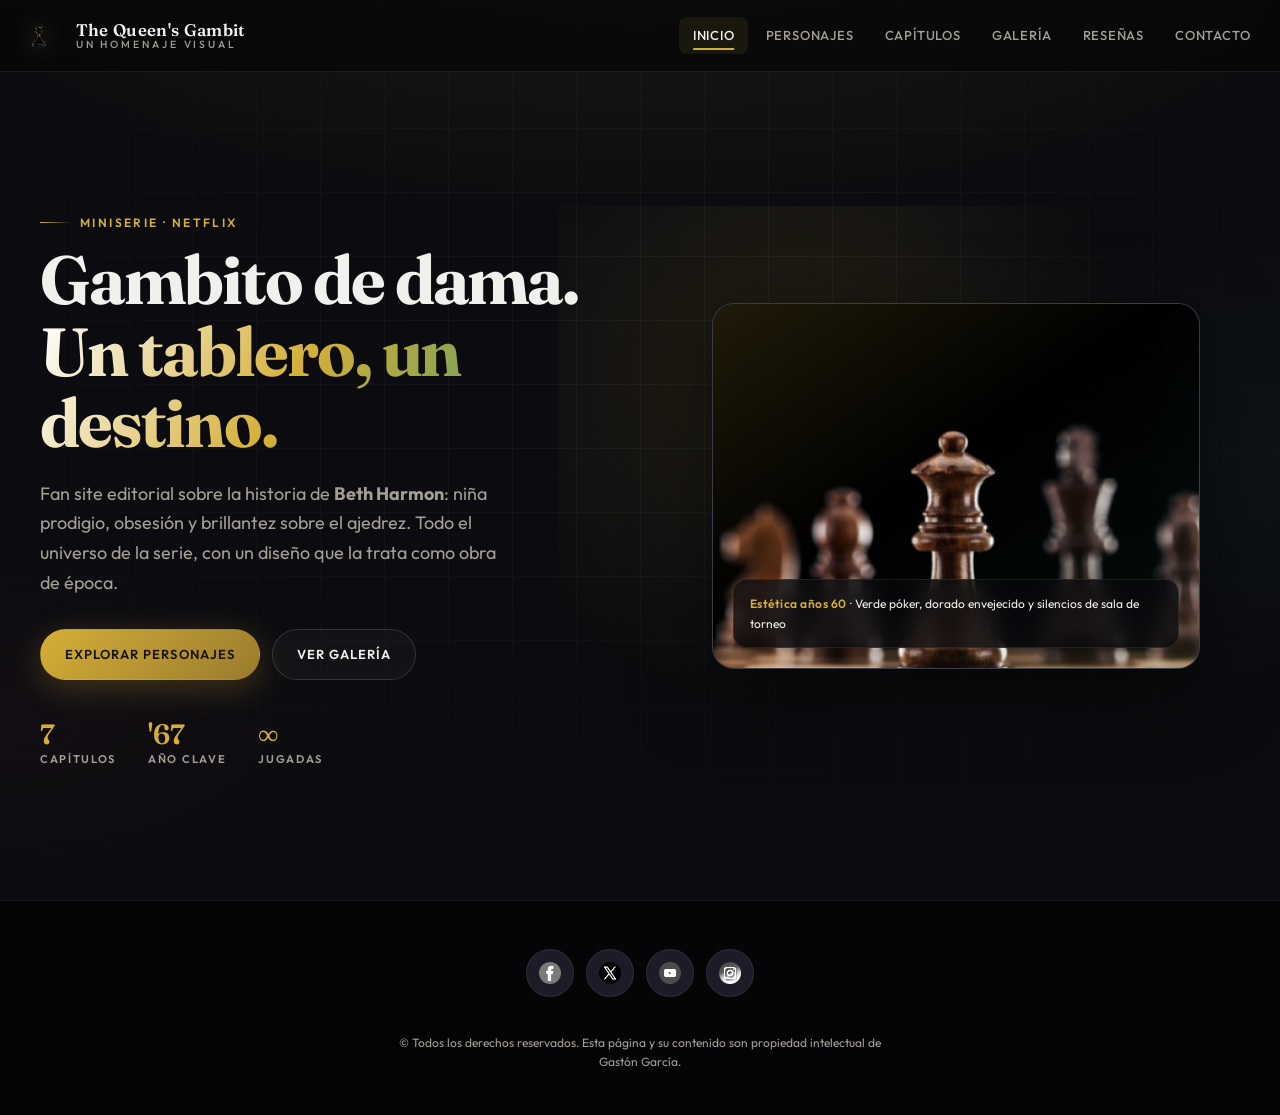
<file: index.html>
<!DOCTYPE html>
<html lang="es">
<head>
    <meta charset="UTF-8">
    <meta name="viewport" content="width=device-width, initial-scale=1.0">
    <meta name="description" content="Homenaje visual a The Queen's Gambit: personajes, capítulos, galería y más. Diseño editorial inspirado en la miniserie.">
    <meta name="theme-color" content="#060608">
    <link rel="preconnect" href="https://fonts.googleapis.com">
    <link rel="preconnect" href="https://fonts.gstatic.com" crossorigin>
    <link href="https://fonts.googleapis.com/css2?family=Fraunces:ital,opsz,wght@0,9..144,400;0,9..144,600;0,9..144,700;1,9..144,400&family=Outfit:wght@300;400;500;600;700&display=swap" rel="stylesheet">
    <link rel="stylesheet" href="css/estilos.css">
    <link rel="icon" href="images/favicon.jpg" type="image/jpg">
    <title>The Queen's Gambit — Inicio</title>
</head>
<body class="page-home">
    <a class="skip-link" href="#contenido-principal">Saltar al contenido</a>
    <header class="site-header">
        <div class="site-header__inner">
            <a href="index.html" class="site-brand" aria-label="Inicio — The Queen's Gambit">
                <img src="images/chess-3413420_1280.png" alt="" class="site-brand__mark" width="46" height="46">
                <span class="site-brand__text">
                    <span class="site-brand__title">The Queen's Gambit</span>
                    <span class="site-brand__sub">Un homenaje visual</span>
                </span>
            </a>
            <input type="checkbox" id="menu-toggle" class="visually-hidden" aria-hidden="true">
            <label for="menu-toggle" class="menu-toggle" aria-label="Abrir o cerrar menú">
                <span class="menu-toggle__bars" aria-hidden="true">
                    <span></span><span></span><span></span>
                </span>
            </label>
            <nav class="site-nav" aria-label="Navegación principal">
                <ul>
                    <li><a href="index.html">Inicio</a></li>
                    <li><a href="personajes.html">Personajes</a></li>
                    <li><a href="capitulos.html">Capítulos</a></li>
                    <li><a href="galeria.html">Galería</a></li>
                    <li><a href="resenas.html">Reseñas</a></li>
                    <li><a href="contacto.html">Contacto</a></li>
                </ul>
            </nav>
        </div>
    </header>

    <main id="contenido-principal">
        <section class="hero">
            <div class="hero__grid">
                <div class="hero__content" data-reveal>
                    <p class="page-eyebrow">Miniserie · Netflix</p>
                    <h1 class="hero__title">Gambito de dama.<span>Un tablero, un destino.</span></h1>
                    <p class="hero__lead">Fan site editorial sobre la historia de <strong>Beth Harmon</strong>: niña prodigio, obsesión y brillantez sobre el ajedrez. Todo el universo de la serie, con un diseño que la trata como obra de época.</p>
                    <div class="hero__actions">
                        <a class="btn btn--primary" href="personajes.html">Explorar personajes</a>
                        <a class="btn btn--ghost" href="galeria.html">Ver galería</a>
                    </div>
                    <div class="hero__stats" role="presentation">
                        <div class="stat">
                            <span class="stat__value">7</span>
                            <span class="stat__label">Capítulos</span>
                        </div>
                        <div class="stat">
                            <span class="stat__value">'67</span>
                            <span class="stat__label">Año clave</span>
                        </div>
                        <div class="stat">
                            <span class="stat__value">∞</span>
                            <span class="stat__label">Jugadas</span>
                        </div>
                    </div>
                </div>
                <div class="hero__visual" data-reveal>
                    <div class="hero__orbit" aria-hidden="true"></div>
                    <figure class="hero__frame">
                        <img src="images/bg-img.jpg" alt="Composición de ajedrez y atmósfera de la serie" width="800" height="600" fetchpriority="high">
                        <figcaption class="hero__badge">
                            <span><strong>Estética años 60</strong> · Verde póker, dorado envejecido y silencios de sala de torneo</span>
                        </figcaption>
                    </figure>
                </div>
            </div>
        </section>
    </main>

    <footer class="site-footer">
        <div class="site-footer__inner">
            <nav class="social-row" aria-label="Redes sociales">
                <a href="https://www.facebook.com/" target="_blank" rel="noopener noreferrer"><img src="images/facebook.png" alt="Facebook"></a>
                <a href="https://www.twitter.com/" target="_blank" rel="noopener noreferrer"><img src="images/twitter.png" alt="Twitter / X"></a>
                <a href="https://www.youtube.com/" target="_blank" rel="noopener noreferrer"><img src="images/youtube.png" alt="YouTube"></a>
                <a href="https://www.instagram.com/" target="_blank" rel="noopener noreferrer"><img src="images/instagram-logo.png" alt="Instagram"></a>
            </nav>
            <p class="site-footer__legal">© Todos los derechos reservados. Esta página y su contenido son propiedad intelectual de Gastón García.</p>
        </div>
    </footer>

    <script src="js/main.js"></script>
</body>
</html>
</file>
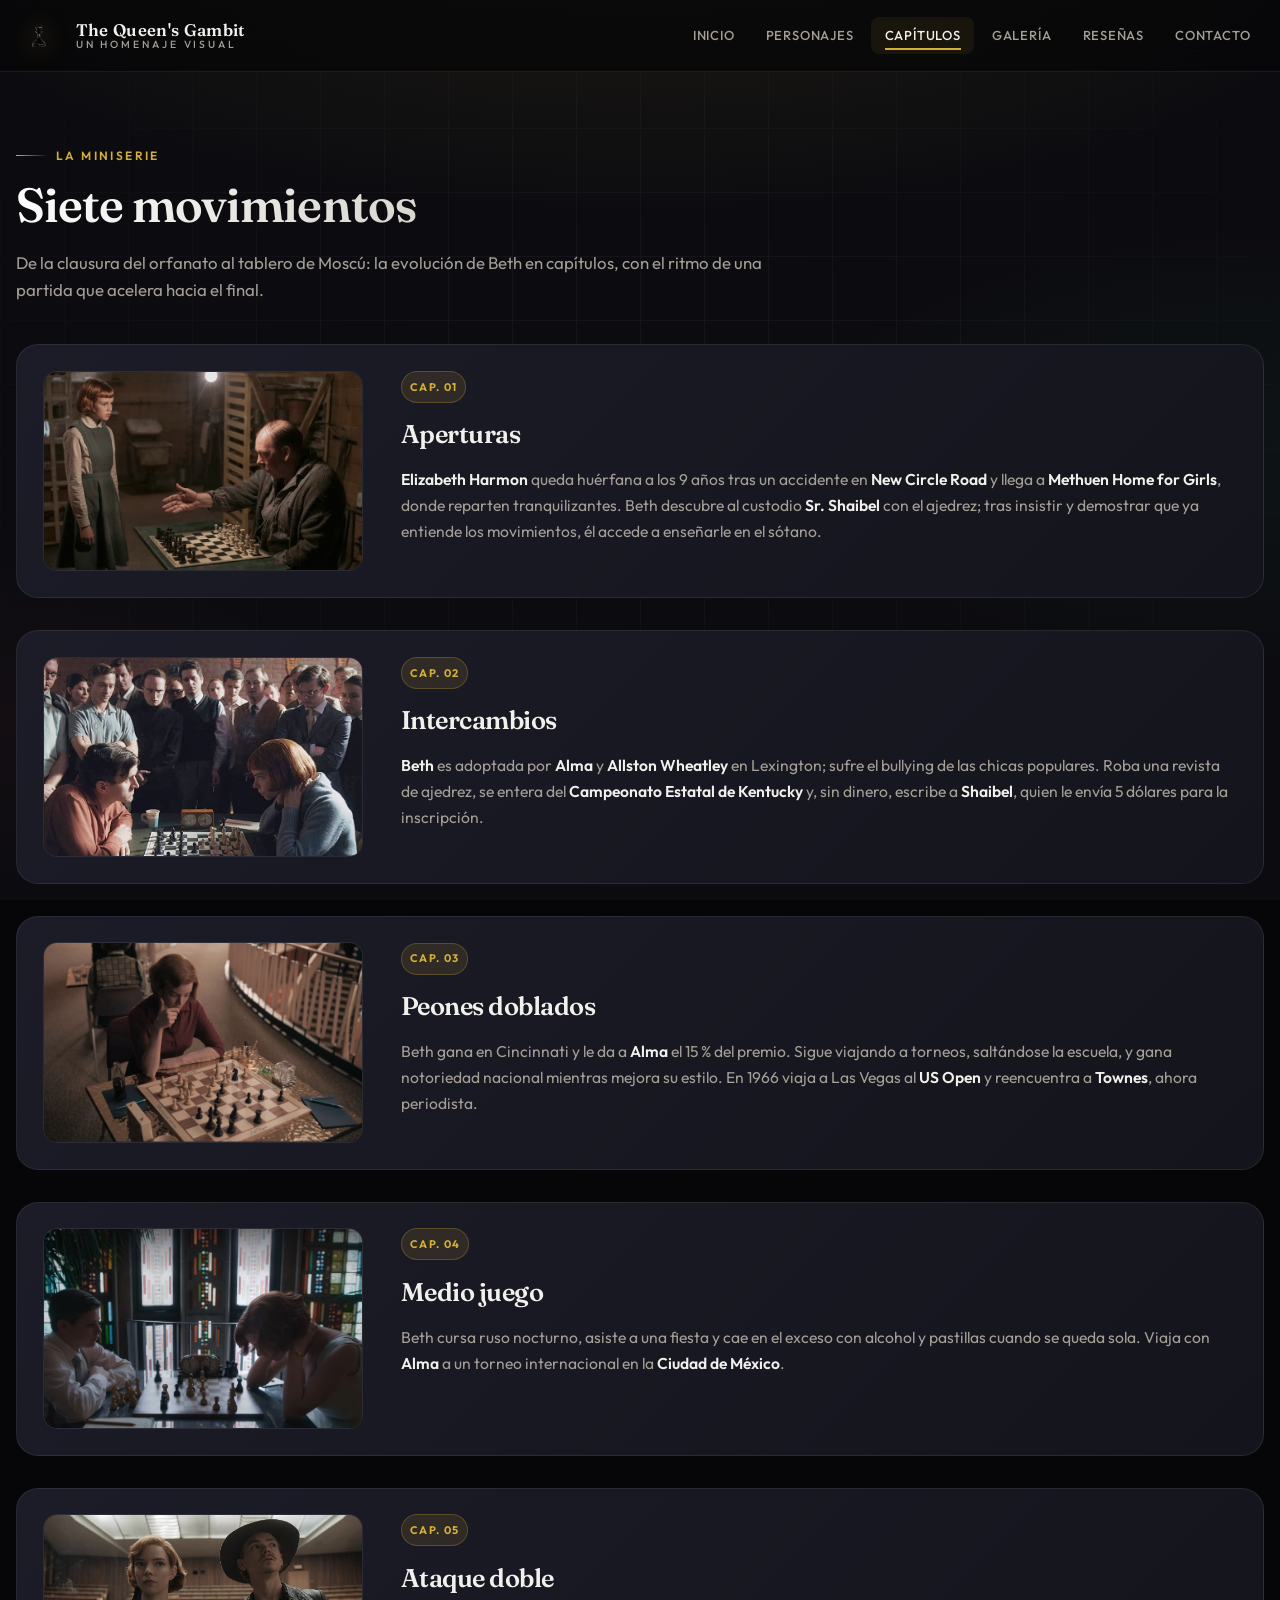
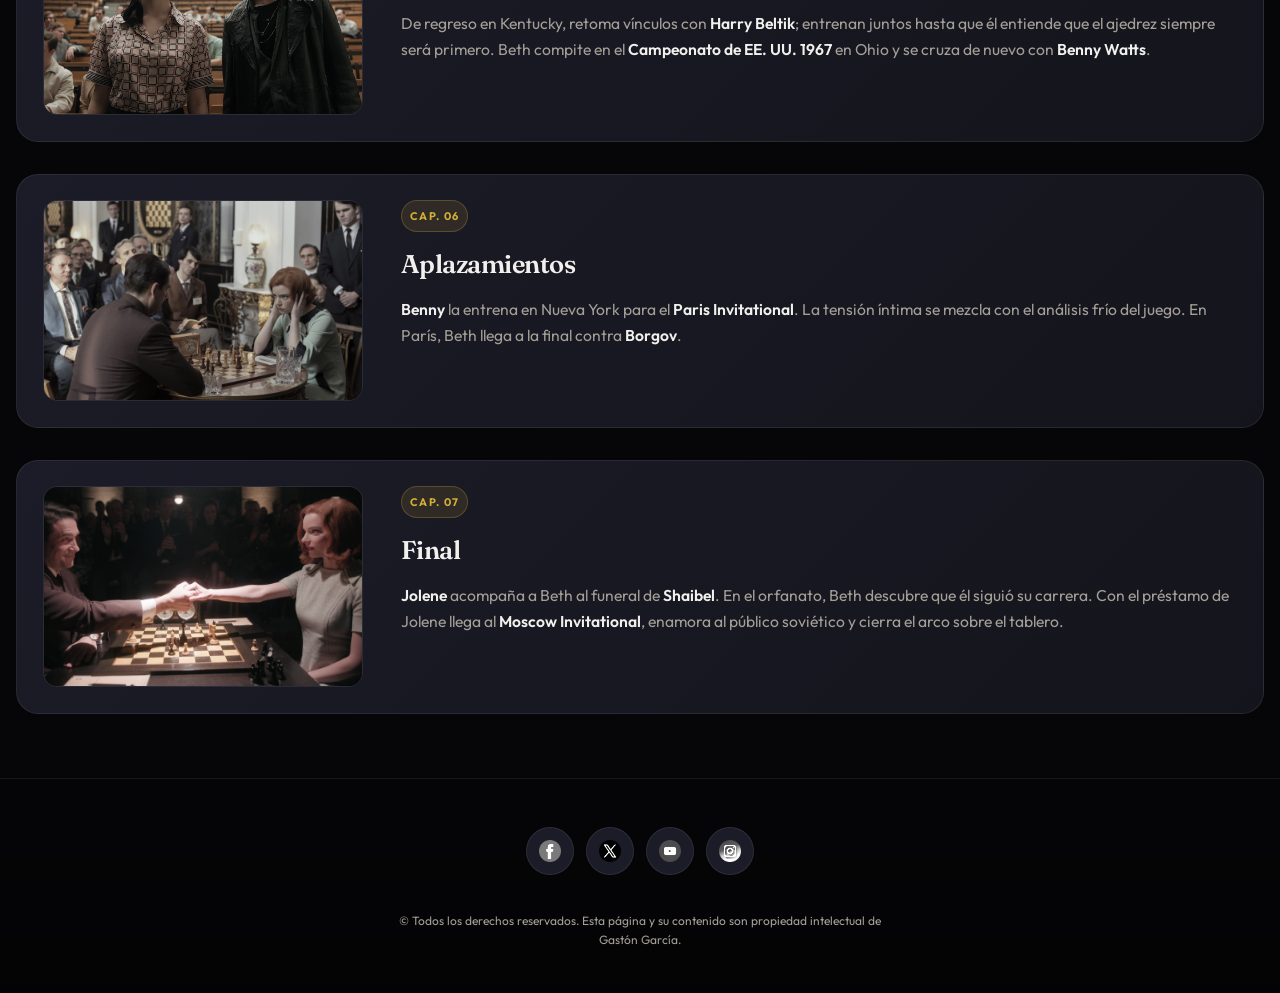
<file: capitulos.html>
<!DOCTYPE html>
<html lang="es">
<head>
    <meta charset="UTF-8">
    <meta name="viewport" content="width=device-width, initial-scale=1.0">
    <meta name="description" content="Guía de los siete capítulos de The Queen's Gambit con resúmenes breves.">
    <meta name="theme-color" content="#060608">
    <link rel="preconnect" href="https://fonts.googleapis.com">
    <link rel="preconnect" href="https://fonts.gstatic.com" crossorigin>
    <link href="https://fonts.googleapis.com/css2?family=Fraunces:ital,opsz,wght@0,9..144,400;0,9..144,600;0,9..144,700&family=Outfit:wght@300;400;500;600;700&display=swap" rel="stylesheet">
    <link rel="stylesheet" href="css/estilos.css">
    <link rel="icon" href="images/favicon.jpg" type="image/jpg">
    <title>The Queen's Gambit — Capítulos</title>
</head>
<body>
    <a class="skip-link" href="#contenido-principal">Saltar al contenido</a>
    <header class="site-header">
        <div class="site-header__inner">
            <a href="index.html" class="site-brand" aria-label="Inicio — The Queen's Gambit">
                <img src="images/chess-3413420_1280.png" alt="" class="site-brand__mark" width="46" height="46">
                <span class="site-brand__text">
                    <span class="site-brand__title">The Queen's Gambit</span>
                    <span class="site-brand__sub">Un homenaje visual</span>
                </span>
            </a>
            <input type="checkbox" id="menu-toggle" class="visually-hidden" aria-hidden="true">
            <label for="menu-toggle" class="menu-toggle" aria-label="Abrir o cerrar menú">
                <span class="menu-toggle__bars" aria-hidden="true">
                    <span></span><span></span><span></span>
                </span>
            </label>
            <nav class="site-nav" aria-label="Navegación principal">
                <ul>
                    <li><a href="index.html">Inicio</a></li>
                    <li><a href="personajes.html">Personajes</a></li>
                    <li><a href="capitulos.html">Capítulos</a></li>
                    <li><a href="galeria.html">Galería</a></li>
                    <li><a href="resenas.html">Reseñas</a></li>
                    <li><a href="contacto.html">Contacto</a></li>
                </ul>
            </nav>
        </div>
    </header>

    <main id="contenido-principal" class="page-shell page-shell--wide">
        <header data-reveal>
            <p class="page-eyebrow">La miniserie</p>
            <h1 class="page-title">Siete movimientos</h1>
            <p class="page-intro">De la clausura del orfanato al tablero de Moscú: la evolución de Beth en capítulos, con el ritmo de una partida que acelera hacia el final.</p>
        </header>

        <div class="chapter-stack">
            <article class="chapter-card" data-reveal>
                <div class="chapter-card__media">
                    <img src="images/cap 1.jpg" alt="Escena del capítulo Aperturas">
                </div>
                <div class="chapter-card__content">
                    <span class="chapter-card__index">Cap. 01</span>
                    <h2>Aperturas</h2>
                    <p><strong>Elizabeth Harmon</strong> queda huérfana a los 9 años tras un accidente en <strong>New Circle Road</strong> y llega a <strong>Methuen Home for Girls</strong>, donde reparten tranquilizantes. Beth descubre al custodio <strong>Sr. Shaibel</strong> con el ajedrez; tras insistir y demostrar que ya entiende los movimientos, él accede a enseñarle en el sótano.</p>
                </div>
            </article>

            <article class="chapter-card" data-reveal>
                <div class="chapter-card__media">
                    <img src="images/cap 2.png" alt="Escena del capítulo Intercambios">
                </div>
                <div class="chapter-card__content">
                    <span class="chapter-card__index">Cap. 02</span>
                    <h2>Intercambios</h2>
                    <p><strong>Beth</strong> es adoptada por <strong>Alma</strong> y <strong>Allston Wheatley</strong> en Lexington; sufre el bullying de las chicas populares. Roba una revista de ajedrez, se entera del <strong>Campeonato Estatal de Kentucky</strong> y, sin dinero, escribe a <strong>Shaibel</strong>, quien le envía 5 dólares para la inscripción.</p>
                </div>
            </article>

            <article class="chapter-card" data-reveal>
                <div class="chapter-card__media">
                    <img src="images/cap 3.png" alt="Escena del capítulo Peones doblados">
                </div>
                <div class="chapter-card__content">
                    <span class="chapter-card__index">Cap. 03</span>
                    <h2>Peones doblados</h2>
                    <p>Beth gana en Cincinnati y le da a <strong>Alma</strong> el 15 % del premio. Sigue viajando a torneos, saltándose la escuela, y gana notoriedad nacional mientras mejora su estilo. En 1966 viaja a Las Vegas al <strong>US Open</strong> y reencuentra a <strong>Townes</strong>, ahora periodista.</p>
                </div>
            </article>

            <article class="chapter-card" data-reveal>
                <div class="chapter-card__media">
                    <img src="images/cap 4.png" alt="Escena del capítulo Medio juego">
                </div>
                <div class="chapter-card__content">
                    <span class="chapter-card__index">Cap. 04</span>
                    <h2>Medio juego</h2>
                    <p>Beth cursa ruso nocturno, asiste a una fiesta y cae en el exceso con alcohol y pastillas cuando se queda sola. Viaja con <strong>Alma</strong> a un torneo internacional en la <strong>Ciudad de México</strong>.</p>
                </div>
            </article>

            <article class="chapter-card" data-reveal>
                <div class="chapter-card__media">
                    <img src="images/cap 5.png" alt="Escena del capítulo Ataque doble">
                </div>
                <div class="chapter-card__content">
                    <span class="chapter-card__index">Cap. 05</span>
                    <h2>Ataque doble</h2>
                    <p>De regreso en Kentucky, retoma vínculos con <strong>Harry Beltik</strong>; entrenan juntos hasta que él entiende que el ajedrez siempre será primero. Beth compite en el <strong>Campeonato de EE.&nbsp;UU. 1967</strong> en Ohio y se cruza de nuevo con <strong>Benny Watts</strong>.</p>
                </div>
            </article>

            <article class="chapter-card" data-reveal>
                <div class="chapter-card__media">
                    <img src="images/cap 6.png" alt="Escena del capítulo Aplazamientos">
                </div>
                <div class="chapter-card__content">
                    <span class="chapter-card__index">Cap. 06</span>
                    <h2>Aplazamientos</h2>
                    <p><strong>Benny</strong> la entrena en Nueva York para el <strong>Paris Invitational</strong>. La tensión íntima se mezcla con el análisis frío del juego. En París, Beth llega a la final contra <strong>Borgov</strong>.</p>
                </div>
            </article>

            <article class="chapter-card" data-reveal>
                <div class="chapter-card__media">
                    <img src="images/cap 7.png" alt="Escena del capítulo Final">
                </div>
                <div class="chapter-card__content">
                    <span class="chapter-card__index">Cap. 07</span>
                    <h2>Final</h2>
                    <p><strong>Jolene</strong> acompaña a Beth al funeral de <strong>Shaibel</strong>. En el orfanato, Beth descubre que él siguió su carrera. Con el préstamo de Jolene llega al <strong>Moscow Invitational</strong>, enamora al público soviético y cierra el arco sobre el tablero.</p>
                </div>
            </article>
        </div>
    </main>

    <footer class="site-footer">
        <div class="site-footer__inner">
            <nav class="social-row" aria-label="Redes sociales">
                <a href="https://www.facebook.com/" target="_blank" rel="noopener noreferrer"><img src="images/facebook.png" alt="Facebook"></a>
                <a href="https://www.twitter.com/" target="_blank" rel="noopener noreferrer"><img src="images/twitter.png" alt="Twitter / X"></a>
                <a href="https://www.youtube.com/" target="_blank" rel="noopener noreferrer"><img src="images/youtube.png" alt="YouTube"></a>
                <a href="https://www.instagram.com/" target="_blank" rel="noopener noreferrer"><img src="images/instagram-logo.png" alt="Instagram"></a>
            </nav>
            <p class="site-footer__legal">© Todos los derechos reservados. Esta página y su contenido son propiedad intelectual de Gastón García.</p>
        </div>
    </footer>

    <script src="js/main.js"></script>
</body>
</html>
</file>
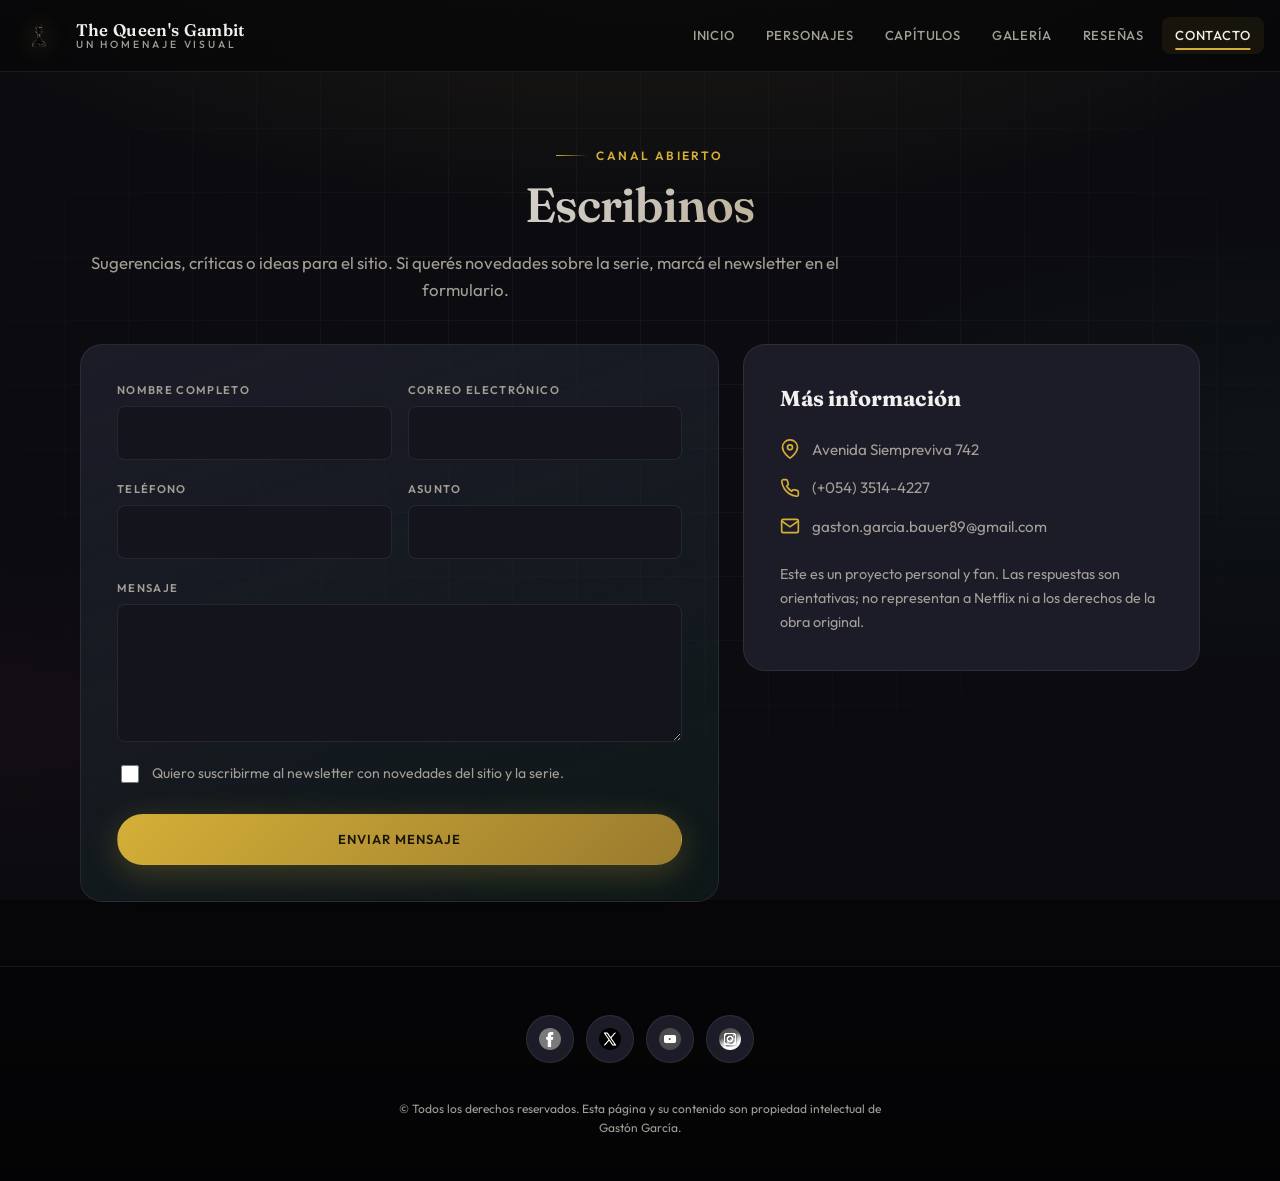
<file: contacto.html>
<!DOCTYPE html>
<html lang="es">
<head>
    <meta charset="UTF-8">
    <meta name="viewport" content="width=device-width, initial-scale=1.0">
    <meta name="description" content="Contacto del sitio fan de The Queen's Gambit — sugerencias y newsletter.">
    <meta name="theme-color" content="#060608">
    <link rel="preconnect" href="https://fonts.googleapis.com">
    <link rel="preconnect" href="https://fonts.gstatic.com" crossorigin>
    <link href="https://fonts.googleapis.com/css2?family=Fraunces:ital,opsz,wght@0,9..144,400;0,9..144,600;0,9..144,700&family=Outfit:wght@300;400;500;600;700&display=swap" rel="stylesheet">
    <link rel="stylesheet" href="css/estilos.css">
    <link rel="icon" href="images/favicon.jpg" type="image/jpg">
    <title>The Queen's Gambit — Contacto</title>
</head>
<body>
    <a class="skip-link" href="#contenido-principal">Saltar al contenido</a>
    <header class="site-header">
        <div class="site-header__inner">
            <a href="index.html" class="site-brand" aria-label="Inicio — The Queen's Gambit">
                <img src="images/chess-3413420_1280.png" alt="" class="site-brand__mark" width="46" height="46">
                <span class="site-brand__text">
                    <span class="site-brand__title">The Queen's Gambit</span>
                    <span class="site-brand__sub">Un homenaje visual</span>
                </span>
            </a>
            <input type="checkbox" id="menu-toggle" class="visually-hidden" aria-hidden="true">
            <label for="menu-toggle" class="menu-toggle" aria-label="Abrir o cerrar menú">
                <span class="menu-toggle__bars" aria-hidden="true">
                    <span></span><span></span><span></span>
                </span>
            </label>
            <nav class="site-nav" aria-label="Navegación principal">
                <ul>
                    <li><a href="index.html">Inicio</a></li>
                    <li><a href="personajes.html">Personajes</a></li>
                    <li><a href="capitulos.html">Capítulos</a></li>
                    <li><a href="galeria.html">Galería</a></li>
                    <li><a href="resenas.html">Reseñas</a></li>
                    <li><a href="contacto.html">Contacto</a></li>
                </ul>
            </nav>
        </div>
    </header>

    <main id="contenido-principal" class="page-shell">
        <div class="contact-hero" data-reveal>
            <p class="page-eyebrow">Canal abierto</p>
            <h1 class="page-title">Escribinos</h1>
            <p class="page-intro">Sugerencias, críticas o ideas para el sitio. Si querés novedades sobre la serie, marcá el newsletter en el formulario.</p>
        </div>

        <div class="contact-layout">
            <div class="contact-panel contact-panel--accent" data-reveal>
                <form class="contact-form" action="#" method="post">
                    <div class="form-row">
                        <div class="form-field">
                            <label for="nombre">Nombre completo</label>
                            <input type="text" id="nombre" name="nombre" autocomplete="name" required>
                        </div>
                        <div class="form-field">
                            <label for="email">Correo electrónico</label>
                            <input type="email" id="email" name="email" autocomplete="email" required>
                        </div>
                    </div>
                    <div class="form-row">
                        <div class="form-field">
                            <label for="telefono">Teléfono</label>
                            <input type="tel" id="telefono" name="telefono" autocomplete="tel">
                        </div>
                        <div class="form-field">
                            <label for="asunto">Asunto</label>
                            <input type="text" id="asunto" name="asunto">
                        </div>
                    </div>
                    <div class="form-field">
                        <label for="mensaje">Mensaje</label>
                        <textarea id="mensaje" name="mensaje" rows="4"></textarea>
                    </div>
                    <div class="form-check">
                        <input type="checkbox" id="notificaciones" name="notificaciones">
                        <label for="notificaciones">Quiero suscribirme al newsletter con novedades del sitio y la serie.</label>
                    </div>
                    <button type="submit" class="btn btn--primary contact-submit">Enviar mensaje</button>
                </form>
            </div>

            <aside class="contact-panel contact-aside" data-reveal>
                <h2>Más información</h2>
                <ul class="contact-list">
                    <li>
                        <svg xmlns="http://www.w3.org/2000/svg" width="24" height="24" viewBox="0 0 24 24" fill="none" stroke="currentColor" stroke-width="2" aria-hidden="true"><path d="M21 10c0 7-9 13-9 13s-9-6-9-13a9 9 0 0 1 18 0z"/><circle cx="12" cy="10" r="3"/></svg>
                        Avenida Siempreviva 742
                    </li>
                    <li>
                        <svg xmlns="http://www.w3.org/2000/svg" width="24" height="24" viewBox="0 0 24 24" fill="none" stroke="currentColor" stroke-width="2" aria-hidden="true"><path d="M22 16.92v3a2 2 0 0 1-2.18 2 19.79 19.79 0 0 1-8.63-3.07 19.5 19.5 0 0 1-6-6 19.79 19.79 0 0 1-3.07-8.67A2 2 0 0 1 4.11 2h3a2 2 0 0 1 2 1.72 12.84 12.84 0 0 0 .7 2.81 2 2 0 0 1-.45 2.11L8.09 9.91a16 16 0 0 0 6 6l1.27-1.27a2 2 0 0 1 2.11-.45 12.84 12.84 0 0 0 2.81.7A2 2 0 0 1 22 16.92z"/></svg>
                        (+054) 3514-4227
                    </li>
                    <li>
                        <svg xmlns="http://www.w3.org/2000/svg" width="24" height="24" viewBox="0 0 24 24" fill="none" stroke="currentColor" stroke-width="2" aria-hidden="true"><path d="M4 4h16c1.1 0 2 .9 2 2v12c0 1.1-.9 2-2 2H4c-1.1 0-2-.9-2-2V6c0-1.1.9-2 2-2z"/><polyline points="22,6 12,13 2,6"/></svg>
                        gaston.garcia.bauer89@gmail.com
                    </li>
                </ul>
                <p>Este es un proyecto personal y fan. Las respuestas son orientativas; no representan a Netflix ni a los derechos de la obra original.</p>
            </aside>
        </div>
    </main>

    <footer class="site-footer">
        <div class="site-footer__inner">
            <nav class="social-row" aria-label="Redes sociales">
                <a href="https://www.facebook.com/" target="_blank" rel="noopener noreferrer"><img src="images/facebook.png" alt="Facebook"></a>
                <a href="https://www.twitter.com/" target="_blank" rel="noopener noreferrer"><img src="images/twitter.png" alt="Twitter / X"></a>
                <a href="https://www.youtube.com/" target="_blank" rel="noopener noreferrer"><img src="images/youtube.png" alt="YouTube"></a>
                <a href="https://www.instagram.com/" target="_blank" rel="noopener noreferrer"><img src="images/instagram-logo.png" alt="Instagram"></a>
            </nav>
            <p class="site-footer__legal">© Todos los derechos reservados. Esta página y su contenido son propiedad intelectual de Gastón García.</p>
        </div>
    </footer>

    <script src="js/main.js"></script>
</body>
</html>
</file>
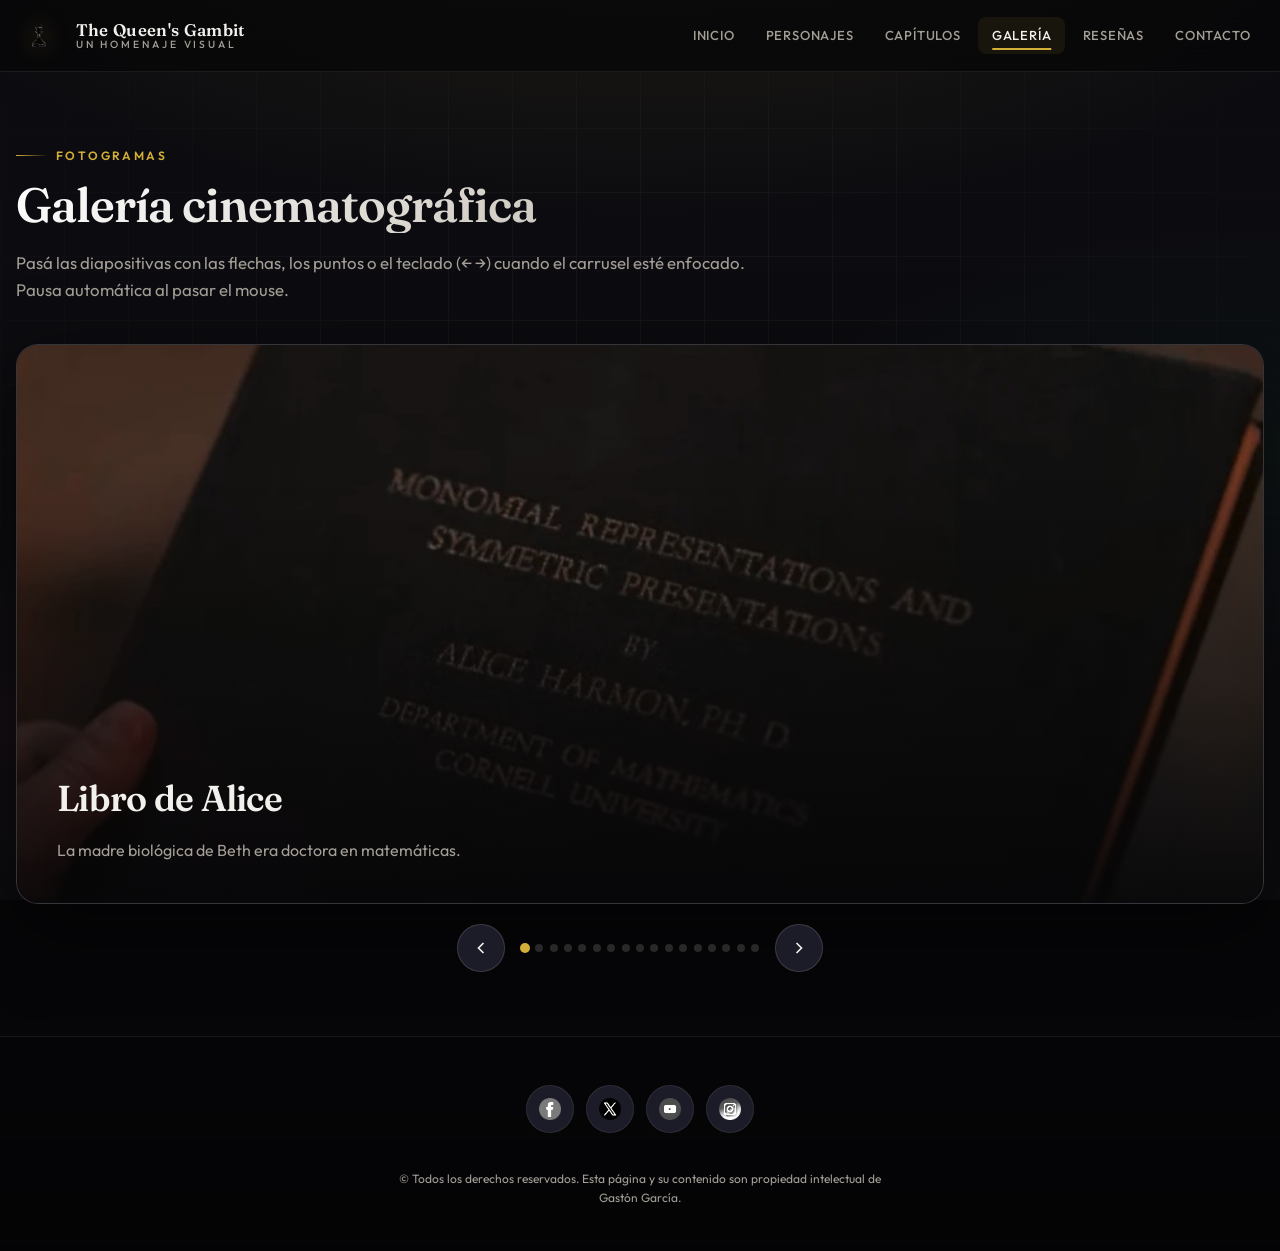
<file: galeria.html>
<!DOCTYPE html>
<html lang="es">
<head>
    <meta charset="UTF-8">
    <meta name="viewport" content="width=device-width, initial-scale=1.0">
    <meta name="description" content="Galería de imágenes de The Queen's Gambit — momentos icónicos de la miniserie.">
    <meta name="theme-color" content="#060608">
    <link rel="preconnect" href="https://fonts.googleapis.com">
    <link rel="preconnect" href="https://fonts.gstatic.com" crossorigin>
    <link href="https://fonts.googleapis.com/css2?family=Fraunces:ital,opsz,wght@0,9..144,400;0,9..144,600;0,9..144,700&family=Outfit:wght@300;400;500;600;700&display=swap" rel="stylesheet">
    <link rel="stylesheet" href="css/estilos.css">
    <link rel="icon" href="images/favicon.jpg" type="image/jpg">
    <title>The Queen's Gambit — Galería</title>
</head>
<body>
    <a class="skip-link" href="#contenido-principal">Saltar al contenido</a>
    <header class="site-header">
        <div class="site-header__inner">
            <a href="index.html" class="site-brand" aria-label="Inicio — The Queen's Gambit">
                <img src="images/chess-3413420_1280.png" alt="" class="site-brand__mark" width="46" height="46">
                <span class="site-brand__text">
                    <span class="site-brand__title">The Queen's Gambit</span>
                    <span class="site-brand__sub">Un homenaje visual</span>
                </span>
            </a>
            <input type="checkbox" id="menu-toggle" class="visually-hidden" aria-hidden="true">
            <label for="menu-toggle" class="menu-toggle" aria-label="Abrir o cerrar menú">
                <span class="menu-toggle__bars" aria-hidden="true">
                    <span></span><span></span><span></span>
                </span>
            </label>
            <nav class="site-nav" aria-label="Navegación principal">
                <ul>
                    <li><a href="index.html">Inicio</a></li>
                    <li><a href="personajes.html">Personajes</a></li>
                    <li><a href="capitulos.html">Capítulos</a></li>
                    <li><a href="galeria.html">Galería</a></li>
                    <li><a href="resenas.html">Reseñas</a></li>
                    <li><a href="contacto.html">Contacto</a></li>
                </ul>
            </nav>
        </div>
    </header>

    <main id="contenido-principal" class="page-shell page-shell--wide">
        <header data-reveal>
            <p class="page-eyebrow">Fotogramas</p>
            <h1 class="page-title">Galería cinematográfica</h1>
            <p class="page-intro">Pasá las diapositivas con las flechas, los puntos o el teclado (← →) cuando el carrusel esté enfocado. Pausa automática al pasar el mouse.</p>
        </header>

        <section class="qg-carousel" aria-label="Carrusel de la galería" data-reveal>
            <div class="qg-carousel__viewport">
                <div class="qg-carousel__track">
                    <figure class="qg-carousel__slide">
                        <img src="images/alice book.jpg" alt="Libro de matemáticas de Alice Harmon">
                        <figcaption class="qg-carousel__caption">
                            <h2>Libro de Alice</h2>
                            <p>La madre biológica de Beth era doctora en matemáticas.</p>
                        </figcaption>
                    </figure>
                    <figure class="qg-carousel__slide">
                        <img src="images/Alma and beth.jpg" alt="Alma y Beth juntas">
                        <figcaption class="qg-carousel__caption">
                            <h2>Alma y Beth</h2>
                            <p>Además de madre adoptiva, Alma es su mayor confidente.</p>
                        </figcaption>
                    </figure>
                    <figure class="qg-carousel__slide">
                        <img src="images/beth and shaibel.jpg" alt="Beth y el Sr. Shaibel en el sótano">
                        <figcaption class="qg-carousel__caption">
                            <h2>Beth y Shaibel</h2>
                            <p>Beth aprendió ajedrez en el sótano del hogar.</p>
                        </figcaption>
                    </figure>
                    <figure class="qg-carousel__slide">
                        <img src="images/beth vs beltik.jpg" alt="Beth contra Beltik">
                        <figcaption class="qg-carousel__caption">
                            <h2>Beth y Beltik</h2>
                            <p>Primer gran oponente; después, vínculo muy cercano.</p>
                        </figcaption>
                    </figure>
                    <figure class="qg-carousel__slide">
                        <img src="images/Beth and Towns.jpg" alt="Beth y Townes en sesión de fotos">
                        <figcaption class="qg-carousel__caption">
                            <h2>Beth y Townes</h2>
                            <p>Sesión de fotos para la revista de Townes.</p>
                        </figcaption>
                    </figure>
                    <figure class="qg-carousel__slide">
                        <img src="images/Alma.jpg" alt="Alma con martini">
                        <figcaption class="qg-carousel__caption">
                            <h2>Alma</h2>
                            <p>La infaltable copa de martini en sus manos.</p>
                        </figcaption>
                    </figure>
                    <figure class="qg-carousel__slide">
                        <img src="images/beth vs watts US Open 1966.jpg" alt="Beth contra Benny Watts, US Open 1966">
                        <figcaption class="qg-carousel__caption">
                            <h2>US Open 1966</h2>
                            <p>Primer gran duelo frente a Benny Watts.</p>
                        </figcaption>
                    </figure>
                    <figure class="qg-carousel__slide">
                        <img src="images/beth vs watts US Open 1967.jpg" alt="Beth contra Watts, US Open 1967">
                        <figcaption class="qg-carousel__caption">
                            <h2>US Open 1967</h2>
                            <p>Segundo año consecutivo cruzándose en la final.</p>
                        </figcaption>
                    </figure>
                    <figure class="qg-carousel__slide">
                        <img src="images/beht's letter.jpg" alt="Carta de Beth al Sr. Shaibel">
                        <figcaption class="qg-carousel__caption">
                            <h2>La carta de Beth</h2>
                            <p>Convenció a Shaibel de ayudarla con su primer torneo.</p>
                        </figcaption>
                    </figure>
                    <figure class="qg-carousel__slide">
                        <img src="images/Beth and Jolene (pequeñas).jpg" alt="Beth y Jolene niñas en el hogar">
                        <figcaption class="qg-carousel__caption">
                            <h2>Beth y Jolene pequeñas</h2>
                            <p>Se conocieron en el hogar y fueron inseparables.</p>
                        </figcaption>
                    </figure>
                    <figure class="qg-carousel__slide">
                        <img src="images/Beth vs Luchenko.jpg" alt="Beth contra Luchenko">
                        <figcaption class="qg-carousel__caption">
                            <h2>Beth y Luchenko</h2>
                            <p>Partido clave hacia la final del mundial.</p>
                        </figcaption>
                    </figure>
                    <figure class="qg-carousel__slide">
                        <img src="images/Beth vs watts 3.jpg" alt="Beth y Watts en partida amistosa">
                        <figcaption class="qg-carousel__caption">
                            <h2>Beth y Watts · Exhibición</h2>
                            <p>Se enfrentaron muchas veces; siempre aprendieron mutuamente.</p>
                        </figcaption>
                    </figure>
                    <figure class="qg-carousel__slide">
                        <img src="images/Beth and Jolene.jpg" alt="Beth y Jolene adultas">
                        <figcaption class="qg-carousel__caption">
                            <h2>Beth y Jolene adultas</h2>
                            <p>La distancia no apagó su lealtad.</p>
                        </figcaption>
                    </figure>
                    <figure class="qg-carousel__slide">
                        <img src="images/Beth Harmon vs Vasily Borgov.jpg" alt="Saludo entre Beth y Borgov">
                        <figcaption class="qg-carousel__caption">
                            <h2>Beth y Borgov</h2>
                            <p>El saludo tras la victoria de Beth.</p>
                        </figcaption>
                    </figure>
                    <figure class="qg-carousel__slide">
                        <img src="images/beth vs vasily borgov 2.jpg" alt="Inicio de la partida Beth contra Borgov">
                        <figcaption class="qg-carousel__caption">
                            <h2>Apertura contra Borgov</h2>
                            <p>Beth destaca jugando con negras.</p>
                        </figcaption>
                    </figure>
                    <figure class="qg-carousel__slide">
                        <img src="images/shaibel altar.jpg" alt="Álbum y recuerdos que Shaibel guardó de Beth">
                        <figcaption class="qg-carousel__caption">
                            <h2>El altar de Shaibel</h2>
                            <p>Un rincón con el recorrido de Beth hasta el final.</p>
                        </figcaption>
                    </figure>
                    <figure class="qg-carousel__slide">
                        <img src="images/old shaibel.jpg" alt="Jugador misteroso con parecido a Shaibel">
                        <figcaption class="qg-carousel__caption">
                            <h2>El jugador misterioso</h2>
                            <p>Un guiño visual al conserje del hogar.</p>
                        </figcaption>
                    </figure>
                </div>
            </div>
            <div class="qg-carousel__controls">
                <button type="button" class="qg-carousel__btn qg-carousel__btn--prev" aria-label="Imagen anterior">
                    <svg viewBox="0 0 24 24" fill="none" stroke="currentColor" stroke-width="2" aria-hidden="true"><path d="M15 18l-6-6 6-6"/></svg>
                </button>
                <div class="qg-carousel__dots"></div>
                <button type="button" class="qg-carousel__btn qg-carousel__btn--next" aria-label="Imagen siguiente">
                    <svg viewBox="0 0 24 24" fill="none" stroke="currentColor" stroke-width="2" aria-hidden="true"><path d="M9 18l6-6-6-6"/></svg>
                </button>
            </div>
        </section>
    </main>

    <footer class="site-footer">
        <div class="site-footer__inner">
            <nav class="social-row" aria-label="Redes sociales">
                <a href="https://www.facebook.com/" target="_blank" rel="noopener noreferrer"><img src="images/facebook.png" alt="Facebook"></a>
                <a href="https://www.twitter.com/" target="_blank" rel="noopener noreferrer"><img src="images/twitter.png" alt="Twitter / X"></a>
                <a href="https://www.youtube.com/" target="_blank" rel="noopener noreferrer"><img src="images/youtube.png" alt="YouTube"></a>
                <a href="https://www.instagram.com/" target="_blank" rel="noopener noreferrer"><img src="images/instagram-logo.png" alt="Instagram"></a>
            </nav>
            <p class="site-footer__legal">© Todos los derechos reservados. Esta página y su contenido son propiedad intelectual de Gastón García.</p>
        </div>
    </footer>

    <script src="js/main.js"></script>
</body>
</html>
</file>
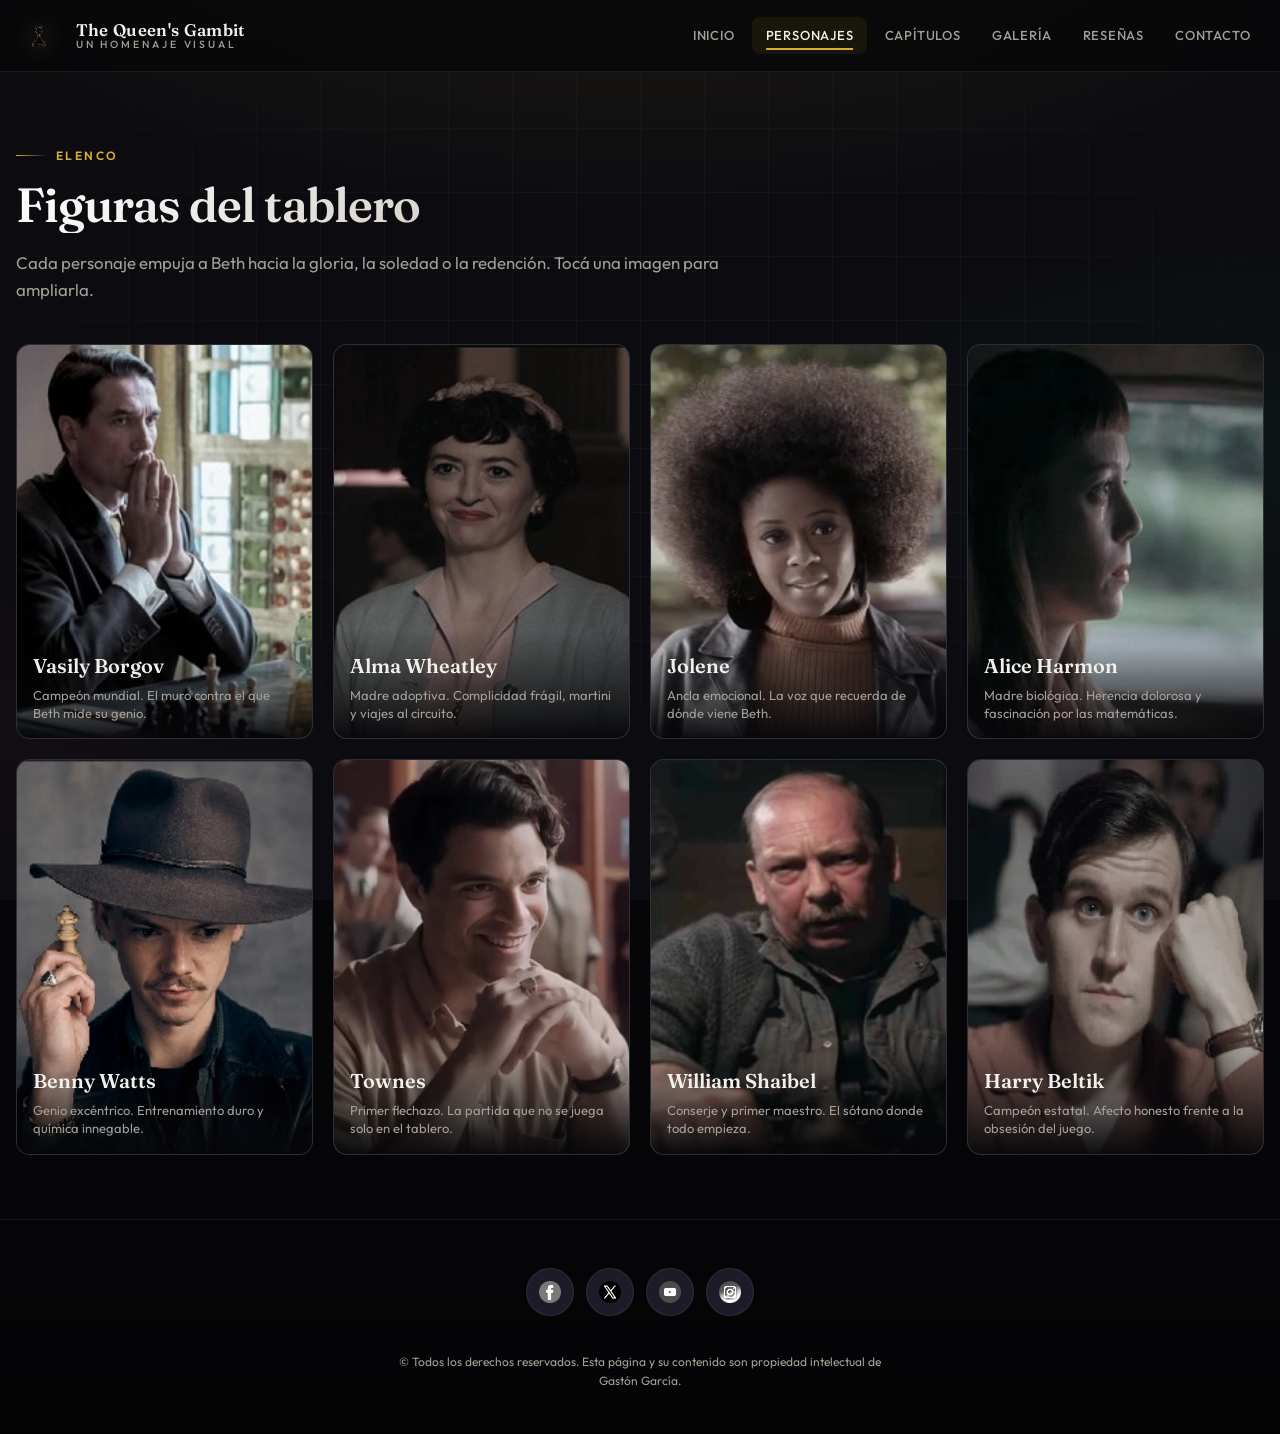
<file: personajes.html>
<!DOCTYPE html>
<html lang="es">
<head>
    <meta charset="UTF-8">
    <meta name="viewport" content="width=device-width, initial-scale=1.0">
    <meta name="description" content="Elenco principal de The Queen's Gambit: Borgov, Alma, Jolene, Benny Watts y más.">
    <meta name="theme-color" content="#060608">
    <link rel="preconnect" href="https://fonts.googleapis.com">
    <link rel="preconnect" href="https://fonts.gstatic.com" crossorigin>
    <link href="https://fonts.googleapis.com/css2?family=Fraunces:ital,opsz,wght@0,9..144,400;0,9..144,600;0,9..144,700&family=Outfit:wght@300;400;500;600;700&display=swap" rel="stylesheet">
    <link rel="stylesheet" href="css/estilos.css">
    <link rel="icon" href="images/favicon.jpg" type="image/jpg">
    <title>The Queen's Gambit — Personajes</title>
</head>
<body>
    <a class="skip-link" href="#contenido-principal">Saltar al contenido</a>
    <header class="site-header">
        <div class="site-header__inner">
            <a href="index.html" class="site-brand" aria-label="Inicio — The Queen's Gambit">
                <img src="images/chess-3413420_1280.png" alt="" class="site-brand__mark" width="46" height="46">
                <span class="site-brand__text">
                    <span class="site-brand__title">The Queen's Gambit</span>
                    <span class="site-brand__sub">Un homenaje visual</span>
                </span>
            </a>
            <input type="checkbox" id="menu-toggle" class="visually-hidden" aria-hidden="true">
            <label for="menu-toggle" class="menu-toggle" aria-label="Abrir o cerrar menú">
                <span class="menu-toggle__bars" aria-hidden="true">
                    <span></span><span></span><span></span>
                </span>
            </label>
            <nav class="site-nav" aria-label="Navegación principal">
                <ul>
                    <li><a href="index.html">Inicio</a></li>
                    <li><a href="personajes.html">Personajes</a></li>
                    <li><a href="capitulos.html">Capítulos</a></li>
                    <li><a href="galeria.html">Galería</a></li>
                    <li><a href="resenas.html">Reseñas</a></li>
                    <li><a href="contacto.html">Contacto</a></li>
                </ul>
            </nav>
        </div>
    </header>

    <main id="contenido-principal" class="page-shell page-shell--wide">
        <header data-reveal>
            <p class="page-eyebrow">Elenco</p>
            <h1 class="page-title">Figuras del tablero</h1>
            <p class="page-intro">Cada personaje empuja a Beth hacia la gloria, la soledad o la redención. Tocá una imagen para ampliarla.</p>
        </header>

        <div class="character-grid">
            <article class="character-card" data-reveal>
                <img src="images/Characters/Vasily Borgov.jpg" alt="Vasily Borgov, campeón mundial soviético y rival definitivo de Beth.">
                <div class="character-card__body">
                    <h2 class="character-card__name">Vasily Borgov</h2>
                    <p class="character-card__role">Campeón mundial. El muro contra el que Beth mide su genio.</p>
                </div>
            </article>
            <article class="character-card" data-reveal>
                <img src="images/Characters/Alma Wheatley 2.jpg" alt="Alma Wheatley, madre adoptiva de Beth.">
                <div class="character-card__body">
                    <h2 class="character-card__name">Alma Wheatley</h2>
                    <p class="character-card__role">Madre adoptiva. Complicidad frágil, martini y viajes al circuito.</p>
                </div>
            </article>
            <article class="character-card" data-reveal>
                <img src="images/Characters/Jolene.jpg" alt="Jolene, mejor amiga de Beth desde el orfanato.">
                <div class="character-card__body">
                    <h2 class="character-card__name">Jolene</h2>
                    <p class="character-card__role">Ancla emocional. La voz que recuerda de dónde viene Beth.</p>
                </div>
            </article>
            <article class="character-card" data-reveal>
                <img src="images/Characters/alice.jpg" alt="Alice Harmon, madre biológica de Beth.">
                <div class="character-card__body">
                    <h2 class="character-card__name">Alice Harmon</h2>
                    <p class="character-card__role">Madre biológica. Herencia dolorosa y fascinación por las matemáticas.</p>
                </div>
            </article>
            <article class="character-card" data-reveal>
                <img src="images/Characters/Watts.jpg" alt="Benny Watts, amigo y rival de Beth en el ajedrez.">
                <div class="character-card__body">
                    <h2 class="character-card__name">Benny Watts</h2>
                    <p class="character-card__role">Genio excéntrico. Entrenamiento duro y química innegable.</p>
                </div>
            </article>
            <article class="character-card" data-reveal>
                <img src="images/Characters/Towns.jpg" alt="Townes, interés romántico no correspondido de Beth.">
                <div class="character-card__body">
                    <h2 class="character-card__name">Townes</h2>
                    <p class="character-card__role">Primer flechazo. La partida que no se juega solo en el tablero.</p>
                </div>
            </article>
            <article class="character-card" data-reveal>
                <img src="images/Characters/Mr Shaibel.jpg" alt="William Shaibel, conserje que enseña ajedrez a Beth.">
                <div class="character-card__body">
                    <h2 class="character-card__name">William Shaibel</h2>
                    <p class="character-card__role">Conserje y primer maestro. El sótano donde todo empieza.</p>
                </div>
            </article>
            <article class="character-card" data-reveal>
                <img src="images/Characters/Beltik.jpg" alt="Harry Beltik, amigo y competidor de Beth.">
                <div class="character-card__body">
                    <h2 class="character-card__name">Harry Beltik</h2>
                    <p class="character-card__role">Campeón estatal. Afecto honesto frente a la obsesión del juego.</p>
                </div>
            </article>
        </div>
    </main>

    <footer class="site-footer">
        <div class="site-footer__inner">
            <nav class="social-row" aria-label="Redes sociales">
                <a href="https://www.facebook.com/" target="_blank" rel="noopener noreferrer"><img src="images/facebook.png" alt="Facebook"></a>
                <a href="https://www.twitter.com/" target="_blank" rel="noopener noreferrer"><img src="images/twitter.png" alt="Twitter / X"></a>
                <a href="https://www.youtube.com/" target="_blank" rel="noopener noreferrer"><img src="images/youtube.png" alt="YouTube"></a>
                <a href="https://www.instagram.com/" target="_blank" rel="noopener noreferrer"><img src="images/instagram-logo.png" alt="Instagram"></a>
            </nav>
            <p class="site-footer__legal">© Todos los derechos reservados. Esta página y su contenido son propiedad intelectual de Gastón García.</p>
        </div>
    </footer>

    <script src="js/main.js"></script>
</body>
</html>
</file>
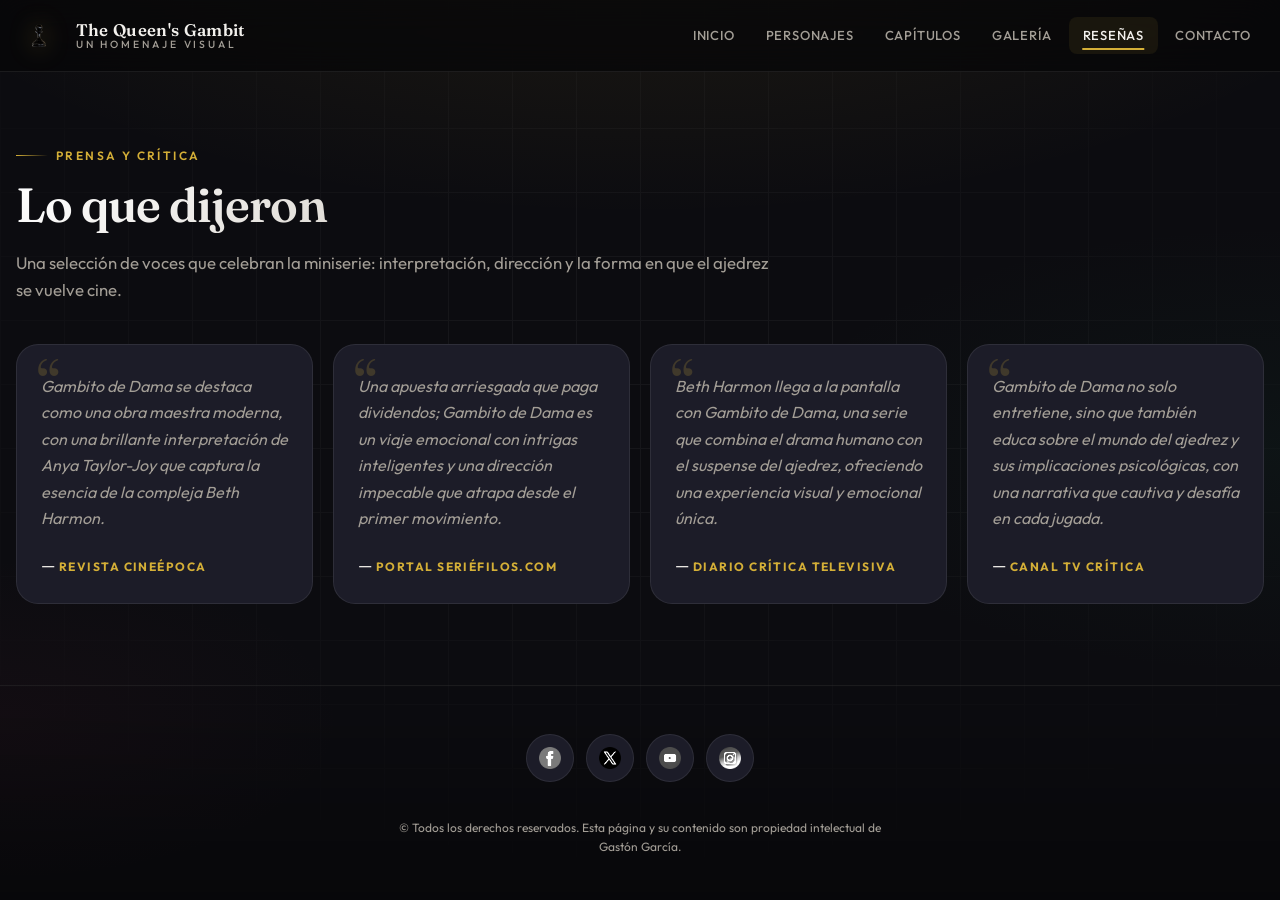
<file: resenas.html>
<!DOCTYPE html>
<html lang="es">
<head>
    <meta charset="UTF-8">
    <meta name="viewport" content="width=device-width, initial-scale=1.0">
    <meta name="description" content="Reseñas y críticas sobre The Queen's Gambit — una miniserie influyente.">
    <meta name="theme-color" content="#060608">
    <link rel="preconnect" href="https://fonts.googleapis.com">
    <link rel="preconnect" href="https://fonts.gstatic.com" crossorigin>
    <link href="https://fonts.googleapis.com/css2?family=Fraunces:ital,opsz,wght@0,9..144,400;0,9..144,600;0,9..144,700&family=Outfit:wght@300;400;500;600;700&display=swap" rel="stylesheet">
    <link rel="stylesheet" href="css/estilos.css">
    <link rel="icon" href="images/favicon.jpg" type="image/jpg">
    <title>The Queen's Gambit — Reseñas</title>
</head>
<body>
    <a class="skip-link" href="#contenido-principal">Saltar al contenido</a>
    <header class="site-header">
        <div class="site-header__inner">
            <a href="index.html" class="site-brand" aria-label="Inicio — The Queen's Gambit">
                <img src="images/chess-3413420_1280.png" alt="" class="site-brand__mark" width="46" height="46">
                <span class="site-brand__text">
                    <span class="site-brand__title">The Queen's Gambit</span>
                    <span class="site-brand__sub">Un homenaje visual</span>
                </span>
            </a>
            <input type="checkbox" id="menu-toggle" class="visually-hidden" aria-hidden="true">
            <label for="menu-toggle" class="menu-toggle" aria-label="Abrir o cerrar menú">
                <span class="menu-toggle__bars" aria-hidden="true">
                    <span></span><span></span><span></span>
                </span>
            </label>
            <nav class="site-nav" aria-label="Navegación principal">
                <ul>
                    <li><a href="index.html">Inicio</a></li>
                    <li><a href="personajes.html">Personajes</a></li>
                    <li><a href="capitulos.html">Capítulos</a></li>
                    <li><a href="galeria.html">Galería</a></li>
                    <li><a href="resenas.html">Reseñas</a></li>
                    <li><a href="contacto.html">Contacto</a></li>
                </ul>
            </nav>
        </div>
    </header>

    <main id="contenido-principal" class="page-shell page-shell--wide">
        <header data-reveal>
            <p class="page-eyebrow">Prensa y crítica</p>
            <h1 class="page-title">Lo que dijeron</h1>
            <p class="page-intro">Una selección de voces que celebran la miniserie: interpretación, dirección y la forma en que el ajedrez se vuelve cine.</p>
        </header>

        <div class="review-grid">
            <blockquote class="review-card" data-reveal cite="CineÉpoca">
                <p>Gambito de Dama se destaca como una obra maestra moderna, con una brillante interpretación de Anya Taylor-Joy que captura la esencia de la compleja Beth Harmon.</p>
                <footer>— <cite>Revista CineÉpoca</cite></footer>
            </blockquote>
            <blockquote class="review-card" data-reveal cite="Seriéfilos.com">
                <p>Una apuesta arriesgada que paga dividendos; Gambito de Dama es un viaje emocional con intrigas inteligentes y una dirección impecable que atrapa desde el primer movimiento.</p>
                <footer>— <cite>Portal Seriéfilos.com</cite></footer>
            </blockquote>
            <blockquote class="review-card" data-reveal cite="Crítica Televisiva">
                <p>Beth Harmon llega a la pantalla con Gambito de Dama, una serie que combina el drama humano con el suspense del ajedrez, ofreciendo una experiencia visual y emocional única.</p>
                <footer>— <cite>Diario Crítica Televisiva</cite></footer>
            </blockquote>
            <blockquote class="review-card" data-reveal cite="TV Crítica">
                <p>Gambito de Dama no solo entretiene, sino que también educa sobre el mundo del ajedrez y sus implicaciones psicológicas, con una narrativa que cautiva y desafía en cada jugada.</p>
                <footer>— <cite>Canal TV Crítica</cite></footer>
            </blockquote>
        </div>
    </main>

    <footer class="site-footer">
        <div class="site-footer__inner">
            <nav class="social-row" aria-label="Redes sociales">
                <a href="https://www.facebook.com/" target="_blank" rel="noopener noreferrer"><img src="images/facebook.png" alt="Facebook"></a>
                <a href="https://www.twitter.com/" target="_blank" rel="noopener noreferrer"><img src="images/twitter.png" alt="Twitter / X"></a>
                <a href="https://www.youtube.com/" target="_blank" rel="noopener noreferrer"><img src="images/youtube.png" alt="YouTube"></a>
                <a href="https://www.instagram.com/" target="_blank" rel="noopener noreferrer"><img src="images/instagram-logo.png" alt="Instagram"></a>
            </nav>
            <p class="site-footer__legal">© Todos los derechos reservados. Esta página y su contenido son propiedad intelectual de Gastón García.</p>
        </div>
    </footer>

    <script src="js/main.js"></script>
</body>
</html>
</file>
<file: css/estilos.css>
/* ============================================================
   The Queen's Gambit — sistema de diseño
   ============================================================ */

:root {
  --bg-void: #060608;
  --bg-deep: #0c0c10;
  --bg-elevated: #14141c;
  --surface: #1c1c28;
  --surface-hover: #242434;
  --stroke: rgba(255, 255, 255, 0.08);
  --stroke-strong: rgba(255, 255, 255, 0.14);
  --text: #f2f0ec;
  --text-muted: #a39e96;
  --accent-gold: #d4af37;
  --accent-gold-dim: #9a7b2e;
  --accent-emerald: #1f6f55;
  --accent-emerald-bright: #2d9574;
  --accent-rose: #8b2942;
  --glow: rgba(212, 175, 55, 0.35);
  --radius-sm: 8px;
  --radius-md: 14px;
  --radius-lg: 22px;
  --shadow-lg: 0 24px 80px rgba(0, 0, 0, 0.55);
  --font-display: "Fraunces", "Georgia", serif;
  --font-ui: "Outfit", system-ui, sans-serif;
  --header-h: 72px;
  --ease-out: cubic-bezier(0.22, 1, 0.36, 1);
  --max-read: 70ch;
}

*,
*::before,
*::after {
  box-sizing: border-box;
}

html {
  scroll-behavior: smooth;
}

@media (prefers-reduced-motion: reduce) {
  html {
    scroll-behavior: auto;
  }

  .qg-carousel__track {
    transition: none;
  }

  [data-reveal] {
    opacity: 1;
    transform: none;
    transition: none;
  }

  .hero__frame img {
    transition: none;
  }

  .hero__frame:hover img {
    transform: none;
  }
}

body {
  margin: 0;
  min-height: 100vh;
  display: flex;
  flex-direction: column;
  font-family: var(--font-ui);
  font-size: clamp(1rem, 0.95rem + 0.2vw, 1.0625rem);
  line-height: 1.65;
  color: var(--text);
  background: var(--bg-void);
  -webkit-font-smoothing: antialiased;
}

main {
  flex: 1;
}

body::before {
  content: "";
  position: fixed;
  inset: 0;
  z-index: -2;
  background:
    radial-gradient(ellipse 120% 80% at 50% -20%, rgba(212, 175, 55, 0.12), transparent 55%),
    radial-gradient(ellipse 80% 50% at 100% 50%, rgba(31, 111, 85, 0.08), transparent 50%),
    radial-gradient(ellipse 60% 40% at 0% 80%, rgba(139, 41, 66, 0.06), transparent 45%),
    var(--bg-deep);
}

body::after {
  content: "";
  position: fixed;
  inset: 0;
  z-index: -1;
  opacity: 0.04;
  pointer-events: none;
  background-image:
    linear-gradient(90deg, #fff 1px, transparent 1px),
    linear-gradient(#fff 1px, transparent 1px);
  background-size: 64px 64px;
  mask-image: radial-gradient(ellipse 70% 60% at 50% 40%, #000 20%, transparent 100%);
}

img {
  max-width: 100%;
  height: auto;
  display: block;
}

a {
  color: inherit;
  text-decoration: none;
}

button {
  font: inherit;
  cursor: pointer;
}

/* Accesibilidad */
.skip-link {
  position: absolute;
  left: -9999px;
  top: 0;
  z-index: 9999;
  padding: 0.75rem 1.25rem;
  background: var(--accent-gold);
  color: #111;
  font-weight: 600;
  border-radius: var(--radius-sm);
}

.skip-link:focus {
  left: 1rem;
  top: 1rem;
}

/* Layout */
.page-shell {
  width: min(1120px, 100% - 2rem);
  margin-inline: auto;
  padding-block: clamp(2rem, 5vw, 4rem);
}

.page-shell--wide {
  width: min(1280px, 100% - 2rem);
}

.page-eyebrow {
  display: inline-flex;
  align-items: center;
  gap: 0.5rem;
  font-size: 0.75rem;
  font-weight: 600;
  letter-spacing: 0.2em;
  text-transform: uppercase;
  color: var(--accent-gold);
  margin: 0 0 0.75rem;
}

.page-eyebrow::before {
  content: "";
  width: 2rem;
  height: 1px;
  background: linear-gradient(90deg, var(--accent-gold), transparent);
}

.page-title {
  font-family: var(--font-display);
  font-weight: 600;
  font-size: clamp(2rem, 4vw, 3rem);
  line-height: 1.15;
  letter-spacing: -0.02em;
  margin: 0 0 1rem;
  background: linear-gradient(135deg, #fff 0%, #c8c2b8 50%, var(--accent-gold-dim) 100%);
  -webkit-background-clip: text;
  background-clip: text;
  color: transparent;
}

.page-intro {
  max-width: var(--max-read);
  color: var(--text-muted);
  margin: 0 0 2.5rem;
  font-size: 1.05rem;
}

/* Header */
.site-header {
  position: sticky;
  top: 0;
  z-index: 100;
  height: var(--header-h);
  display: flex;
  align-items: center;
  border-bottom: 1px solid var(--stroke);
  background: rgba(6, 6, 8, 0.72);
  backdrop-filter: blur(16px);
  transition: border-color 0.3s var(--ease-out), background 0.3s var(--ease-out);
}

.site-header.is-scrolled {
  border-color: var(--stroke-strong);
  background: rgba(6, 6, 8, 0.92);
}

.site-header__inner {
  width: min(1280px, 100% - 2rem);
  margin-inline: auto;
  display: flex;
  align-items: center;
  justify-content: space-between;
  gap: 1.5rem;
}

.site-brand {
  display: flex;
  align-items: center;
  gap: 0.85rem;
  flex-shrink: 0;
}

.site-brand__mark {
  width: 46px;
  height: auto;
  filter: drop-shadow(0 0 12px var(--glow));
  transition: transform 0.4s var(--ease-out);
}

.site-brand:hover .site-brand__mark {
  transform: rotate(-8deg) scale(1.05);
}

.site-brand__text {
  display: flex;
  flex-direction: column;
  line-height: 1.1;
}

.site-brand__title {
  font-family: var(--font-display);
  font-weight: 600;
  font-size: 1.05rem;
  letter-spacing: 0.02em;
}

.site-brand__sub {
  font-size: 0.65rem;
  font-weight: 500;
  letter-spacing: 0.28em;
  text-transform: uppercase;
  color: var(--text-muted);
}

.menu-toggle {
  display: none;
  align-items: center;
  justify-content: center;
  width: 44px;
  height: 44px;
  border: 1px solid var(--stroke);
  border-radius: var(--radius-sm);
  background: var(--surface);
  color: var(--text);
}

.menu-toggle__bars {
  display: flex;
  flex-direction: column;
  gap: 5px;
  width: 20px;
}

.menu-toggle__bars span {
  display: block;
  height: 2px;
  background: currentColor;
  border-radius: 1px;
  transition: transform 0.3s var(--ease-out), opacity 0.2s;
}

#menu-toggle:checked + .menu-toggle .menu-toggle__bars span:nth-child(1) {
  transform: translateY(7px) rotate(45deg);
}

#menu-toggle:checked + .menu-toggle .menu-toggle__bars span:nth-child(2) {
  opacity: 0;
}

#menu-toggle:checked + .menu-toggle .menu-toggle__bars span:nth-child(3) {
  transform: translateY(-7px) rotate(-45deg);
}

.visually-hidden {
  position: absolute;
  width: 1px;
  height: 1px;
  padding: 0;
  margin: -1px;
  overflow: hidden;
  clip: rect(0, 0, 0, 0);
  white-space: nowrap;
  border: 0;
}

.site-nav {
  display: flex;
  align-items: center;
}

.site-nav ul {
  list-style: none;
  margin: 0;
  padding: 0;
  display: flex;
  align-items: center;
  gap: 0.25rem;
}

.site-nav a {
  position: relative;
  display: block;
  padding: 0.5rem 0.85rem;
  font-size: 0.8125rem;
  font-weight: 500;
  letter-spacing: 0.06em;
  text-transform: uppercase;
  color: var(--text-muted);
  border-radius: var(--radius-sm);
  transition: color 0.25s var(--ease-out), background 0.25s var(--ease-out);
}

.site-nav a::after {
  content: "";
  position: absolute;
  left: 50%;
  bottom: 4px;
  width: 0;
  height: 2px;
  background: var(--accent-gold);
  transform: translateX(-50%);
  transition: width 0.35s var(--ease-out);
}

.site-nav a:hover,
.site-nav a:focus-visible {
  color: var(--text);
  outline: none;
}

.site-nav a:hover::after,
.site-nav a:focus-visible::after {
  width: calc(100% - 1.7rem);
}

.site-nav a.is-active {
  color: var(--text);
  background: rgba(212, 175, 55, 0.08);
}

.site-nav a.is-active::after {
  width: calc(100% - 1.7rem);
}

@media (max-width: 900px) {
  .menu-toggle {
    display: flex;
  }

  .site-nav ul {
    position: fixed;
    inset: var(--header-h) 0 auto 0;
    flex-direction: column;
    align-items: stretch;
    gap: 0;
    padding: 1rem;
    background: rgba(12, 12, 16, 0.97);
    border-bottom: 1px solid var(--stroke);
    backdrop-filter: blur(20px);
    transform: translateY(-100%);
    opacity: 0;
    visibility: hidden;
    transition: transform 0.45s var(--ease-out), opacity 0.35s, visibility 0.35s;
  }

  #menu-toggle:checked ~ .site-nav ul {
    transform: translateY(0);
    opacity: 1;
    visibility: visible;
  }

  .site-nav a {
    padding: 1rem 1.25rem;
    font-size: 0.9rem;
  }

  .site-nav a::after {
    left: 1.25rem;
    transform: none;
  }

  .site-nav a:hover::after,
  .site-nav a:focus-visible::after,
  .site-nav a.is-active::after {
    width: 3rem;
  }
}

/* Footer */
.site-footer {
  margin-top: auto;
  padding: 3rem 0 2rem;
  border-top: 1px solid var(--stroke);
  background: linear-gradient(180deg, transparent, rgba(0, 0, 0, 0.35));
}

.site-footer__inner {
  width: min(1280px, 100% - 2rem);
  margin-inline: auto;
  display: flex;
  flex-direction: column;
  align-items: center;
  gap: 1.5rem;
  text-align: center;
}

.social-row {
  display: flex;
  flex-wrap: wrap;
  justify-content: center;
  gap: 0.75rem;
}

.social-row a {
  display: flex;
  align-items: center;
  justify-content: center;
  width: 48px;
  height: 48px;
  border-radius: 50%;
  border: 1px solid var(--stroke);
  background: var(--surface);
  transition: border-color 0.25s, transform 0.25s var(--ease-out), box-shadow 0.25s;
}

.social-row a:hover {
  border-color: var(--accent-gold-dim);
  transform: translateY(-3px);
  box-shadow: 0 12px 32px rgba(0, 0, 0, 0.4);
}

.social-row img {
  width: 22px;
  height: 22px;
  object-fit: contain;
  filter: grayscale(1) brightness(1.4);
  transition: filter 0.25s;
}

.social-row a:hover img {
  filter: grayscale(0) brightness(1);
}

.site-footer__legal {
  max-width: 520px;
  font-size: 0.75rem;
  line-height: 1.6;
  color: var(--text-muted);
}

/* Home hero */
.hero {
  min-height: calc(100vh - var(--header-h));
  display: grid;
  align-items: center;
  padding-block: clamp(2rem, 6vw, 5rem);
}

.hero__grid {
  width: min(1200px, 100% - 2rem);
  margin-inline: auto;
  display: grid;
  grid-template-columns: 1fr 1fr;
  gap: clamp(2rem, 5vw, 4rem);
  align-items: center;
}

@media (max-width: 960px) {
  .hero__grid {
    grid-template-columns: 1fr;
    text-align: center;
  }

  .hero__content {
    order: 1;
  }

  .hero__visual {
    order: 2;
  }

  .hero__actions {
    justify-content: center;
  }

  .hero__stats {
    justify-content: center;
  }
}

.hero__title {
  font-family: var(--font-display);
  font-weight: 700;
  font-size: clamp(2.5rem, 6vw, 4.25rem);
  line-height: 1.05;
  letter-spacing: -0.03em;
  margin: 0 0 1.25rem;
}

.hero__title span {
  display: block;
  background: linear-gradient(120deg, #fff 0%, var(--accent-gold) 45%, var(--accent-emerald-bright) 100%);
  -webkit-background-clip: text;
  background-clip: text;
  color: transparent;
}

.hero__lead {
  font-size: 1.125rem;
  color: var(--text-muted);
  max-width: 38ch;
  margin: 0 0 2rem;
}

@media (max-width: 960px) {
  .hero__lead {
    margin-inline: auto;
  }
}

.hero__actions {
  display: flex;
  flex-wrap: wrap;
  gap: 0.75rem;
  margin-bottom: 2.5rem;
}

.btn {
  display: inline-flex;
  align-items: center;
  justify-content: center;
  gap: 0.5rem;
  padding: 0.85rem 1.5rem;
  font-size: 0.8125rem;
  font-weight: 600;
  letter-spacing: 0.08em;
  text-transform: uppercase;
  border-radius: 999px;
  border: 1px solid transparent;
  transition: transform 0.25s var(--ease-out), box-shadow 0.25s, background 0.25s, border-color 0.25s;
}

.btn:focus-visible {
  outline: 2px solid var(--accent-gold);
  outline-offset: 3px;
}

.btn--primary {
  background: linear-gradient(135deg, var(--accent-gold) 0%, var(--accent-gold-dim) 100%);
  color: #1a1508;
  box-shadow: 0 8px 32px rgba(212, 175, 55, 0.25);
}

.btn--primary:hover {
  transform: translateY(-2px);
  box-shadow: 0 14px 40px rgba(212, 175, 55, 0.35);
}

.btn--ghost {
  border-color: var(--stroke-strong);
  background: rgba(255, 255, 255, 0.03);
  color: var(--text);
}

.btn--ghost:hover {
  border-color: var(--accent-gold-dim);
  background: rgba(212, 175, 55, 0.06);
}

.hero__stats {
  display: flex;
  flex-wrap: wrap;
  gap: 2rem;
}

.stat {
  display: flex;
  flex-direction: column;
  gap: 0.15rem;
}

.stat__value {
  font-family: var(--font-display);
  font-size: 1.75rem;
  font-weight: 600;
  color: var(--accent-gold);
  line-height: 1;
}

.stat__label {
  font-size: 0.7rem;
  font-weight: 600;
  letter-spacing: 0.15em;
  text-transform: uppercase;
  color: var(--text-muted);
}

.hero__visual {
  position: relative;
}

.hero__frame {
  position: relative;
  border-radius: var(--radius-lg);
  overflow: hidden;
  border: 1px solid var(--stroke-strong);
  box-shadow: var(--shadow-lg);
  background: var(--surface);
}

.hero__frame::before {
  content: "";
  position: absolute;
  inset: 0;
  background: linear-gradient(145deg, rgba(212, 175, 55, 0.15) 0%, transparent 45%, rgba(31, 111, 85, 0.12) 100%);
  pointer-events: none;
  z-index: 1;
}

.hero__frame img {
  width: 100%;
  aspect-ratio: 4 / 3;
  object-fit: cover;
  transform: scale(1.02);
  transition: transform 8s var(--ease-out);
}

.hero__frame:hover img {
  transform: scale(1.08);
}

.hero__badge {
  position: absolute;
  bottom: 1.25rem;
  left: 1.25rem;
  right: 1.25rem;
  z-index: 2;
  display: flex;
  align-items: center;
  justify-content: space-between;
  gap: 1rem;
  padding: 0.85rem 1rem;
  border-radius: var(--radius-md);
  background: rgba(8, 8, 12, 0.75);
  border: 1px solid var(--stroke);
  backdrop-filter: blur(12px);
  font-size: 0.75rem;
}

.hero__badge strong {
  color: var(--accent-gold);
  font-weight: 600;
  letter-spacing: 0.04em;
}

.hero__orbit {
  position: absolute;
  width: 140%;
  height: 140%;
  top: -20%;
  left: -20%;
  z-index: -1;
  background: radial-gradient(circle at 30% 30%, rgba(212, 175, 55, 0.12), transparent 50%);
  pointer-events: none;
}

/* Personajes */
.character-grid {
  display: grid;
  grid-template-columns: repeat(auto-fill, minmax(260px, 1fr));
  gap: 1.25rem;
}

.character-card {
  position: relative;
  border-radius: var(--radius-md);
  overflow: hidden;
  border: 1px solid var(--stroke);
  background: var(--surface);
  transition: transform 0.35s var(--ease-out), border-color 0.35s, box-shadow 0.35s;
}

.character-card:hover {
  transform: translateY(-6px);
  border-color: var(--stroke-strong);
  box-shadow: 0 20px 50px rgba(0, 0, 0, 0.45);
}

.character-card img {
  width: 100%;
  aspect-ratio: 3 / 4;
  object-fit: cover;
  filter: grayscale(0.15) contrast(1.02);
  transition: filter 0.4s, transform 0.6s var(--ease-out);
}

.character-card:hover img {
  filter: grayscale(0) contrast(1.05);
  transform: scale(1.04);
}

.character-card__body {
  position: absolute;
  inset: auto 0 0 0;
  padding: 1.25rem 1rem 1rem;
  background: linear-gradient(180deg, transparent, rgba(6, 6, 8, 0.95));
}

.character-card__name {
  font-family: var(--font-display);
  font-size: 1.25rem;
  font-weight: 600;
  margin: 0 0 0.25rem;
}

.character-card__role {
  margin: 0;
  font-size: 0.8125rem;
  color: var(--text-muted);
  line-height: 1.4;
}

/* Capítulos */
.chapter-stack {
  display: flex;
  flex-direction: column;
  gap: 2rem;
}

.chapter-card {
  display: grid;
  grid-template-columns: minmax(0, 320px) 1fr;
  gap: clamp(1.25rem, 3vw, 2.5rem);
  padding: clamp(1.25rem, 2vw, 1.75rem);
  border-radius: var(--radius-lg);
  border: 1px solid var(--stroke);
  background: linear-gradient(135deg, var(--surface) 0%, var(--bg-elevated) 100%);
  align-items: start;
  transition: border-color 0.35s, box-shadow 0.35s;
}

.chapter-card:hover {
  border-color: var(--stroke-strong);
  box-shadow: 0 16px 48px rgba(0, 0, 0, 0.35);
}

@media (max-width: 800px) {
  .chapter-card {
    grid-template-columns: 1fr;
  }
}

.chapter-card__media {
  border-radius: var(--radius-md);
  overflow: hidden;
  border: 1px solid var(--stroke);
}

.chapter-card__media img {
  width: 100%;
  aspect-ratio: 16 / 10;
  object-fit: cover;
}

.chapter-card__index {
  display: inline-flex;
  align-items: center;
  justify-content: center;
  min-width: 2rem;
  height: 2rem;
  padding: 0 0.5rem;
  margin-bottom: 0.65rem;
  font-size: 0.6875rem;
  font-weight: 700;
  letter-spacing: 0.12em;
  text-transform: uppercase;
  border-radius: 999px;
  background: rgba(212, 175, 55, 0.12);
  color: var(--accent-gold);
  border: 1px solid rgba(212, 175, 55, 0.25);
}

.chapter-card h2 {
  font-family: var(--font-display);
  font-weight: 600;
  font-size: clamp(1.35rem, 2vw, 1.6rem);
  margin: 0 0 0.75rem;
  letter-spacing: -0.02em;
}

.chapter-card p {
  margin: 0;
  color: var(--text-muted);
  font-size: 0.98rem;
}

.chapter-card p strong {
  color: var(--text);
  font-weight: 600;
}

/* Reseñas */
.review-grid {
  display: grid;
  grid-template-columns: repeat(auto-fit, minmax(280px, 1fr));
  gap: 1.25rem;
}

.review-card {
  position: relative;
  margin: 0;
  padding: 1.75rem 1.5rem 1.5rem;
  border-radius: var(--radius-lg);
  border: 1px solid var(--stroke);
  background: var(--surface);
  min-height: 100%;
}

.review-card::before {
  content: "“";
  position: absolute;
  top: 0.5rem;
  left: 1.25rem;
  font-family: var(--font-display);
  font-size: 4rem;
  line-height: 1;
  color: rgba(212, 175, 55, 0.2);
  pointer-events: none;
}

.review-card p {
  margin: 0 0 1.25rem;
  font-size: 1rem;
  font-style: italic;
  color: var(--text-muted);
  position: relative;
  z-index: 1;
}

.review-card footer {
  height: auto;
  margin: 0;
  padding: 0;
  border: none;
  background: none;
  display: block;
  text-align: left;
}

.review-card cite {
  font-size: 0.75rem;
  font-weight: 700;
  font-style: normal;
  letter-spacing: 0.12em;
  text-transform: uppercase;
  color: var(--accent-gold);
}

/* Galería — carrusel propio */
.qg-carousel {
  position: relative;
  margin-top: 1rem;
}

.qg-carousel__viewport {
  overflow: hidden;
  border-radius: var(--radius-lg);
  border: 1px solid var(--stroke-strong);
  background: var(--bg-elevated);
  box-shadow: var(--shadow-lg);
}

.qg-carousel__track {
  display: flex;
  width: 100%;
  will-change: transform;
  transition: transform 0.55s var(--ease-out);
}

.qg-carousel__slide {
  flex: 0 0 100%;
  width: 100%;
  min-width: 100%;
  margin: 0;
  position: relative;
  height: clamp(340px, 62vh, 560px);
  overflow: hidden;
}

.qg-carousel__slide img {
  position: absolute;
  inset: 0;
  width: 100%;
  height: 100%;
  object-fit: cover;
}

.qg-carousel__slide::after {
  content: "";
  position: absolute;
  inset: 0;
  background: linear-gradient(180deg, transparent 20%, rgba(6, 6, 8, 0.92) 100%);
  pointer-events: none;
}

.qg-carousel__caption {
  position: absolute;
  left: 0;
  right: 0;
  bottom: 0;
  z-index: 1;
  padding: clamp(1.5rem, 4vw, 2.5rem);
  max-width: 640px;
}

.qg-carousel__caption h2 {
  font-family: var(--font-display);
  font-weight: 600;
  font-size: clamp(1.5rem, 3vw, 2.25rem);
  margin: 0 0 0.5rem;
  letter-spacing: -0.02em;
}

.qg-carousel__caption p {
  margin: 0;
  color: var(--text-muted);
  font-size: 1rem;
}

.qg-carousel__controls {
  display: flex;
  align-items: center;
  justify-content: center;
  gap: 1rem;
  margin-top: 1.25rem;
  flex-wrap: wrap;
}

.qg-carousel__btn {
  width: 48px;
  height: 48px;
  border-radius: 50%;
  border: 1px solid var(--stroke-strong);
  background: var(--surface);
  color: var(--text);
  display: inline-flex;
  align-items: center;
  justify-content: center;
  transition: background 0.25s, border-color 0.25s, transform 0.2s;
}

.qg-carousel__btn:hover {
  background: rgba(212, 175, 55, 0.12);
  border-color: var(--accent-gold-dim);
  transform: scale(1.05);
}

.qg-carousel__btn svg {
  width: 20px;
  height: 20px;
}

.qg-carousel__dots {
  display: flex;
  gap: 0.4rem;
  align-items: center;
}

.qg-carousel__dot {
  width: 8px;
  height: 8px;
  border-radius: 50%;
  border: none;
  padding: 0;
  background: var(--stroke-strong);
  transition: transform 0.25s, background 0.25s;
}

.qg-carousel__dot[aria-current="true"] {
  background: var(--accent-gold);
  transform: scale(1.25);
}

/* Lightbox (galería personajes + overlay legado) */
#overlay {
  display: none;
  position: fixed;
  inset: 0;
  z-index: 1000;
  background: rgba(4, 4, 6, 0.92);
  backdrop-filter: blur(8px);
  justify-content: center;
  align-items: center;
  flex-direction: column;
  padding: 2rem;
  cursor: zoom-out;
}

#overlay img {
  max-width: min(90vw, 900px);
  max-height: 75vh;
  object-fit: contain;
  border-radius: var(--radius-md);
  box-shadow: 0 24px 80px rgba(0, 0, 0, 0.6);
  transition: transform 0.45s var(--ease-out);
  cursor: default;
}

#overlay .caption {
  margin-top: 1.25rem;
  max-width: 560px;
  text-align: center;
  font-size: 0.95rem;
  color: var(--text-muted);
  opacity: 0;
  transform: translateY(8px);
  transition: opacity 0.4s 0.1s, transform 0.4s 0.1s;
}

#overlay .caption.visible {
  opacity: 1;
  transform: translateY(0);
}

.expanded-img {
  transform: scale(0.92);
}

.expanded-img.expanded {
  transform: scale(1);
}

.blurred > *:not(#overlay) {
  filter: blur(6px);
  pointer-events: none;
}

/* Contacto */
.contact-hero {
  text-align: center;
  margin-bottom: 2.5rem;
}

.contact-layout {
  display: grid;
  grid-template-columns: 1.4fr 1fr;
  gap: 1.5rem;
  align-items: start;
}

@media (max-width: 900px) {
  .contact-layout {
    grid-template-columns: 1fr;
  }
}

.contact-panel {
  padding: clamp(1.5rem, 3vw, 2.25rem);
  border-radius: var(--radius-lg);
  border: 1px solid var(--stroke);
  background: var(--surface);
}

.contact-panel--accent {
  background: linear-gradient(160deg, var(--surface) 0%, rgba(31, 111, 85, 0.12) 100%);
}

.contact-form {
  display: flex;
  flex-direction: column;
  gap: 1.25rem;
}

.form-row {
  display: grid;
  grid-template-columns: 1fr 1fr;
  gap: 1rem;
}

@media (max-width: 640px) {
  .form-row {
    grid-template-columns: 1fr;
  }
}

.form-field {
  display: flex;
  flex-direction: column;
  gap: 0.4rem;
}

.form-field label {
  font-size: 0.7rem;
  font-weight: 600;
  letter-spacing: 0.12em;
  text-transform: uppercase;
  color: var(--text-muted);
}

.form-field input,
.form-field textarea {
  width: 100%;
  padding: 0.75rem 0.85rem;
  border-radius: var(--radius-sm);
  border: 1px solid var(--stroke);
  background: var(--bg-elevated);
  color: var(--text);
  font: inherit;
  transition: border-color 0.25s, box-shadow 0.25s;
}

.form-field input:focus-visible,
.form-field textarea:focus-visible {
  outline: none;
  border-color: var(--accent-gold-dim);
  box-shadow: 0 0 0 3px rgba(212, 175, 55, 0.12);
}

.form-field textarea {
  min-height: 120px;
  resize: vertical;
}

.form-check {
  display: flex;
  align-items: flex-start;
  gap: 0.65rem;
  font-size: 0.875rem;
  color: var(--text-muted);
}

.form-check input {
  margin-top: 0.2rem;
  width: 18px;
  height: 18px;
  accent-color: var(--accent-gold);
}

.contact-submit {
  margin-top: 0.5rem;
  width: 100%;
}

.contact-aside h2 {
  font-family: var(--font-display);
  font-size: 1.35rem;
  margin: 0 0 1.25rem;
}

.contact-list {
  list-style: none;
  margin: 0 0 1.5rem;
  padding: 0;
  display: flex;
  flex-direction: column;
  gap: 0.85rem;
}

.contact-list li {
  display: flex;
  align-items: flex-start;
  gap: 0.75rem;
  font-size: 0.95rem;
  color: var(--text-muted);
}

.contact-list svg {
  flex-shrink: 0;
  width: 20px;
  height: 20px;
  color: var(--accent-gold);
  margin-top: 0.15rem;
}

.contact-aside p {
  margin: 0;
  font-size: 0.9rem;
  color: var(--text-muted);
  line-height: 1.65;
}

/* Animación reveal */
[data-reveal] {
  opacity: 0;
  transform: translateY(20px);
  transition: opacity 0.7s var(--ease-out), transform 0.7s var(--ease-out);
}

[data-reveal].is-visible {
  opacity: 1;
  transform: none;
}

/* Lightbox: indicar imágenes ampliables */
.gallery img,
.character-card img {
  cursor: zoom-in;
  border-radius: var(--radius-sm);
}
</file>
